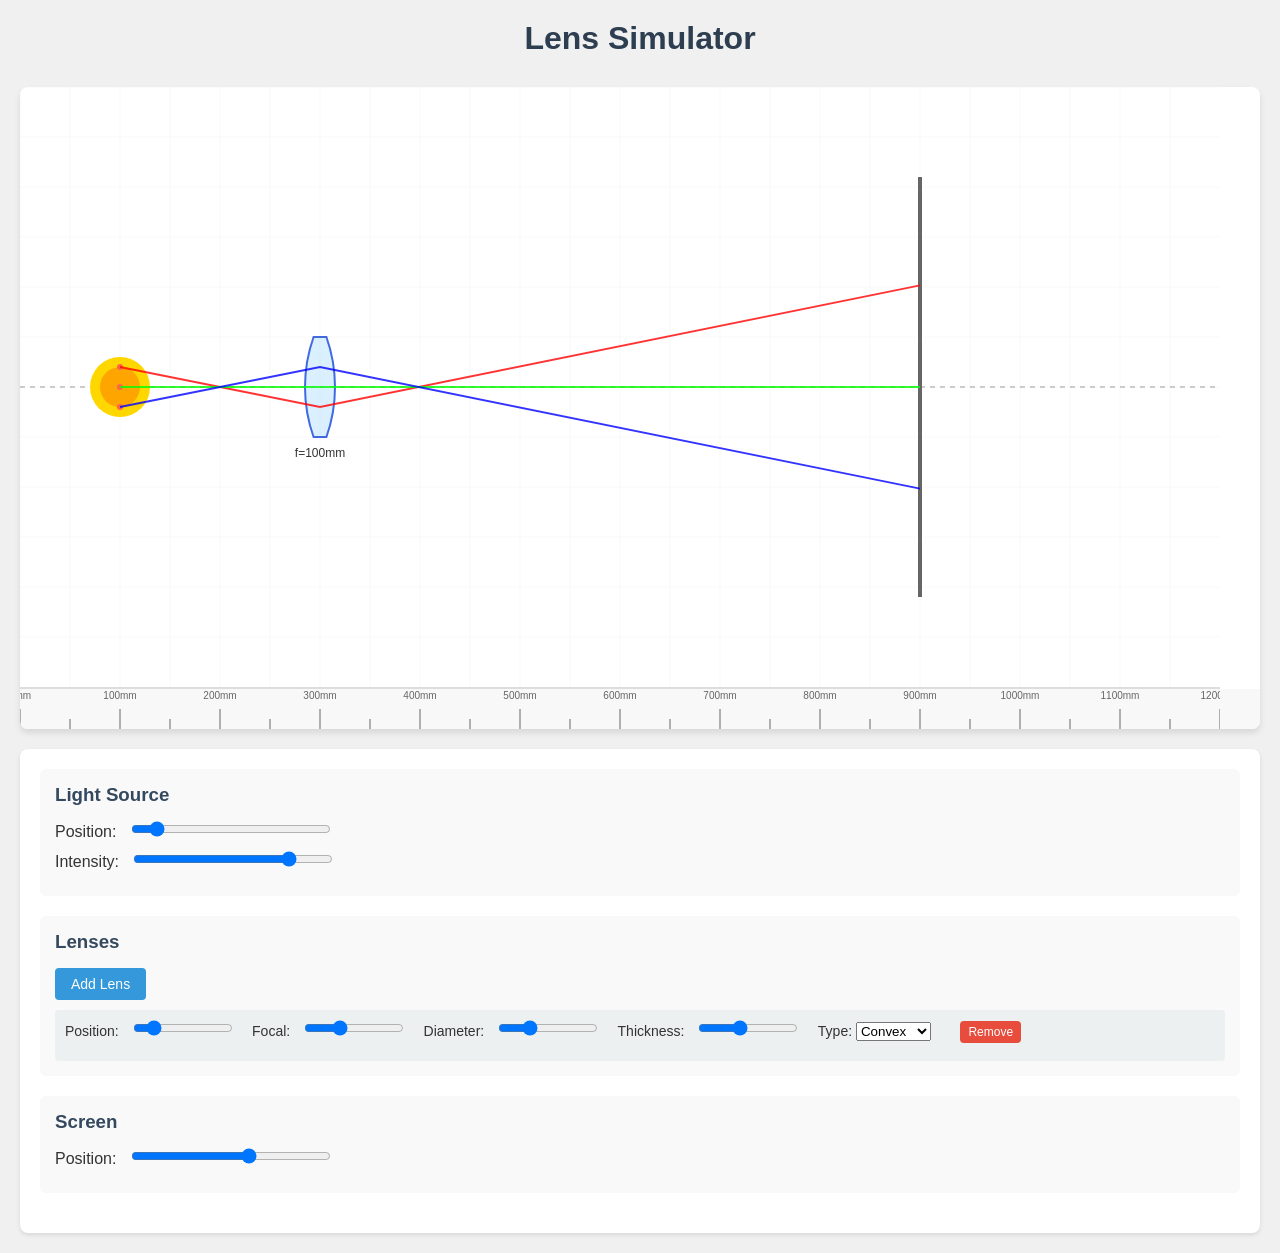
<file: lense_simulator/index.html>
<!DOCTYPE html>
<html lang="en">
<head>
    <meta charset="UTF-8">
    <meta name="viewport" content="width=device-width, initial-scale=1.0">
    <title>Lens Simulator</title>
    <link rel="stylesheet" href="style.css">
</head>
<body>
    <div class="container">
        <h1>Lens Simulator</h1>
        <div class="simulator-wrapper">
            <canvas id="simulatorCanvas" width="1200" height="600"></canvas>
            <div id="ruler" class="ruler"></div>
        </div>
        <div class="controls">
            <div class="control-group">
                <h3>Light Source</h3>
                <label>Position: <input type="range" id="lightPosition" min="0" max="1000" value="100"></label>
                <label>Intensity: <input type="range" id="lightIntensity" min="0" max="100" value="80"></label>
            </div>
            <div class="control-group">
                <h3>Lenses</h3>
                <button id="addLens">Add Lens</button>
                <div id="lensControls"></div>
            </div>
            <div class="control-group">
                <h3>Screen</h3>
                <label>Position: <input type="range" id="screenPosition" min="600" max="1100" value="900"></label>
            </div>
        </div>
    </div>
    <script src="script.js"></script>
</body>
</html>
</file>
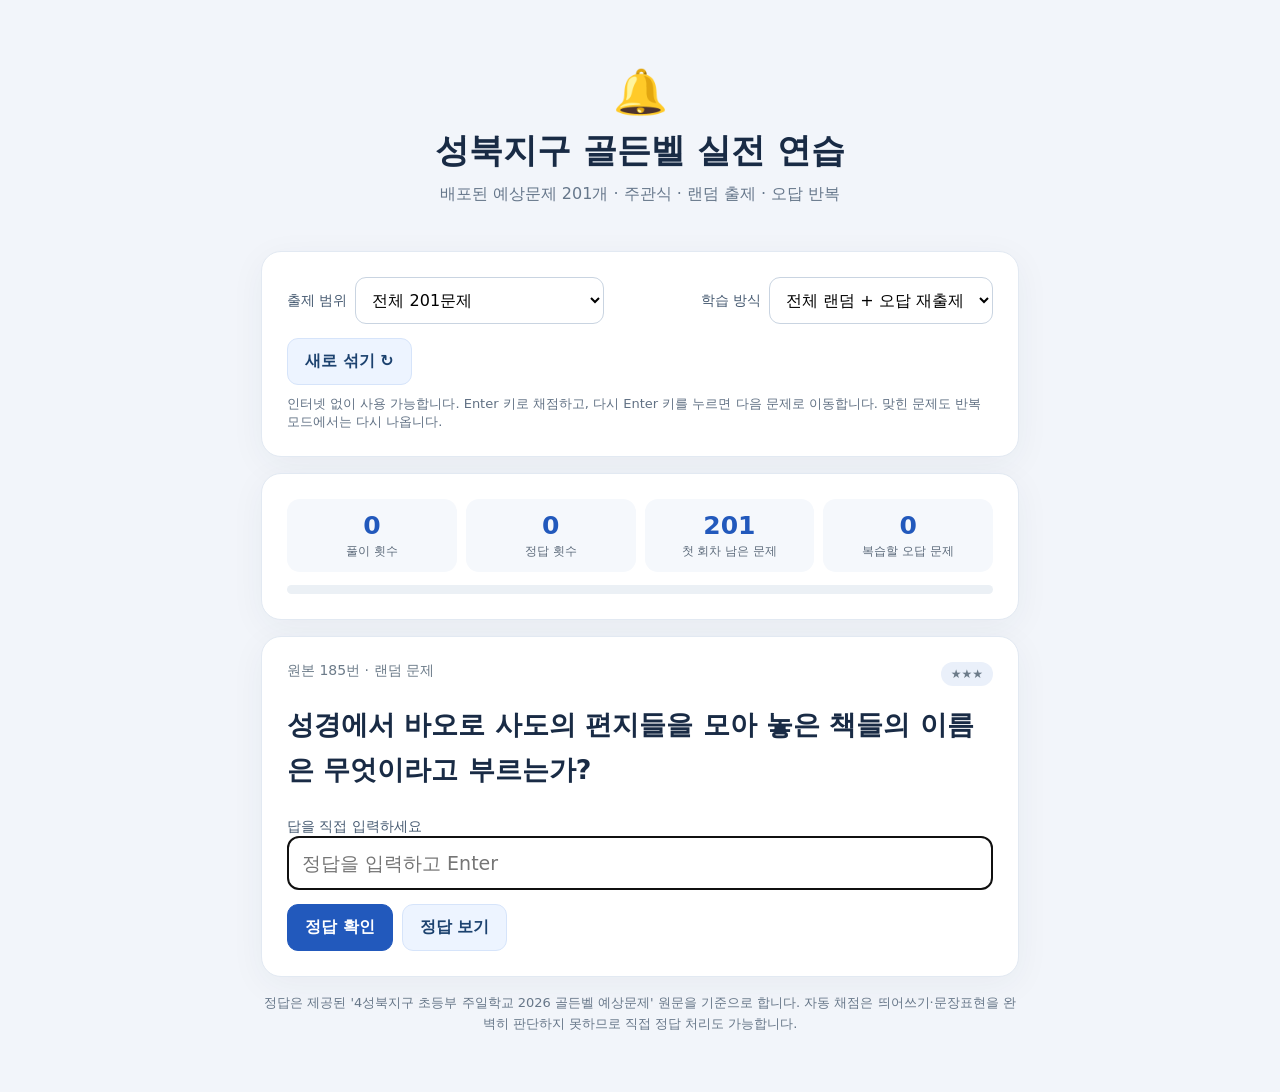
<file: sb_quiz.html>
<!doctype html><html lang="ko"><head><meta charset="utf-8"><meta name="viewport" content="width=device-width, initial-scale=1"><title>2026 성북지구 골든벨 랜덤 주관식 퀴즈</title><style>
:root{font-family:system-ui,-apple-system,'Malgun Gothic',sans-serif;color:#192b45;background:#f2f5fa}*{box-sizing:border-box}body{margin:0}main{max-width:790px;margin:28px auto;padding:16px}.header{text-align:center;padding:22px 12px}.header .emoji{font-size:44px}.header h1{font-size:clamp(23px,4vw,34px);margin:10px 0}.header p{color:#66778b;margin:8px 0}.panel{background:white;border:1px solid #e2e9f2;border-radius:20px;padding:25px;box-shadow:0 8px 35px #2537550d;margin:16px 0}.row{display:flex;flex-wrap:wrap;align-items:center;gap:9px}.settings{display:flex;flex-wrap:wrap;gap:14px;align-items:center;justify-content:space-between}.field{display:flex;align-items:center;gap:8px}select,input,button{font:inherit}select,input{border:1px solid #c9d4e1;border-radius:11px;background:white;padding:12px}button{cursor:pointer;border-radius:11px;padding:12px 17px;border:1px solid #b8c8dc;background:white;color:#1c426f;font-weight:700}button.primary{background:#2259bc;border-color:#2259bc;color:white}button.secondary{background:#edf4ff;border-color:#d6e4fa}button:disabled{cursor:not-allowed;opacity:.4}.stats{display:grid;grid-template-columns:repeat(4,1fr);gap:9px}.stat{background:#f5f8fc;border-radius:13px;padding:12px;text-align:center}.stat b{font-size:25px;display:block;color:#2259bc}.stat span{font-size:12px;color:#5d6b7b}.progress{height:9px;background:#ebf0f5;border-radius:12px;overflow:hidden;margin-top:13px}.progress>div{height:100%;background:#4c83df;transition:width .2s}.meta{display:flex;justify-content:space-between;gap:10px;color:#6c7b89;font-size:14px;margin-bottom:17px}.question{font-size:clamp(21px,3.3vw,27px);line-height:1.65;font-weight:740;white-space:pre-line;margin:6px 0 24px}.answer{width:100%;font-size:19px;padding:15px 14px}.controls{margin-top:14px;display:flex;flex-wrap:wrap;gap:9px}.feedback{margin-top:19px;padding:18px;border-radius:14px;background:#f3f7fd;border:1px solid #dce7f6}.feedback.ok{background:#effaf4;border-color:#badfc7}.feedback.no{background:#fff4f2;border-color:#f2cbc5}.feedback h3{margin:0 0 9px;font-size:20px}.feedback .key{line-height:1.7;font-size:17px;overflow-wrap:anywhere}.small{color:#677789;font-size:13px;line-height:1.6}.tag{display:inline-block;background:#eaf0fa;border-radius:20px;padding:5px 10px;font-size:12px;font-weight:700}.hide{display:none!important}label{font-size:14px;color:#465a71}.note{margin:10px 0 0;color:#617184;font-size:13px} .summary{text-align:center;padding:20px} .summary strong{font-size:30px} @media(max-width:520px){main{margin:0;padding:10px}.panel{padding:18px}.stats{grid-template-columns:repeat(2,1fr)}.settings{align-items:stretch}select{max-width:100%}.controls button{flex:1}} </style></head><body><main><header class="header"><div class="emoji">🔔</div><h1>성북지구 골든벨 실전 연습</h1><p>배포된 예상문제 201개 · 주관식 · 랜덤 출제 · 오답 반복</p></header>
<section class="panel"><div class="settings"><div class="field"><label for="level">출제 범위</label><select id="level"><option value="all">전체 201문제</option><option value="1">★ 기본 (1~94번)</option><option value="2">★★ 심화 (95~177번)</option><option value="3">★★★ 고급 (178~185번)</option><option value="4">★★★★ 최고 (186~201번)</option></select></div><div class="field"><label for="mode">학습 방식</label><select id="mode"><option value="shuffle">전체 랜덤 + 오답 재출제</option><option value="review">오답 집중 복습</option><option value="repeat">무제한 랜덤 반복</option></select></div><button id="reset" class="secondary">새로 섞기 ↻</button></div><p class="note" id="status-note">인터넷 없이 사용 가능합니다. Enter 키로 채점하고, 다시 Enter 키를 누르면 다음 문제로 이동합니다. 맞힌 문제도 반복 모드에서는 다시 나옵니다.</p></section>
<section class="panel"><div class="stats"><div class="stat"><b id="tried">0</b><span>풀이 횟수</span></div><div class="stat"><b id="correct">0</b><span>정답 횟수</span></div><div class="stat"><b id="remaining">201</b><span>첫 회차 남은 문제</span></div><div class="stat"><b id="wrong">0</b><span>복습할 오답 문제</span></div></div><div class="progress"><div id="bar" style="width:0%"></div></div></section>
<section class="panel" id="quiz"><div class="meta"><span id="label">원본 1번 · 시작 문제</span><span class="tag" id="star">★</span></div><div id="question" class="question">성경(구약, 신약)은 각각 몇 권으로 구성되어 있나요?</div><label for="answer">답을 직접 입력하세요</label><input id="answer" class="answer" placeholder="정답을 입력하고 Enter" autocomplete="off" autocapitalize="off" spellcheck="false"><div class="controls"><button id="check" class="primary">정답 확인</button><button id="next" class="primary hide">다음 문제 →</button><button id="reveal" class="secondary">정답 보기</button></div><div id="feedback" class="feedback hide" role="status" aria-live="polite"></div></section>
<section class="panel hide summary" id="done"><h2>🎉 한 바퀴 완료!</h2><p>선택한 범위의 문제를 모두 풀었습니다.</p><p id="doneinfo"></p><div class="row" style="justify-content:center"><button id="retryWrong" class="primary">오답 다시 풀기</button><button id="again">전체 다시 섞기</button></div></section><p class="small" style="text-align:center">정답은 제공된 '4성북지구 초등부 주일학교 2026 골든벨 예상문제' 원문을 기준으로 합니다. 자동 채점은 띄어쓰기·문장표현을 완벽히 판단하지 못하므로 직접 정답 처리도 가능합니다.</p></main>
<noscript><section class="panel"><strong>자바스크립트 실행이 차단되었습니다.</strong><p>HTML 파일을 다운로드한 후 Chrome, Edge, Safari 또는 Firefox에서 직접 열어 주세요. 브라우저의 자바스크립트 설정이 켜져 있어야 정답 확인 기능이 실행됩니다.</p></section></noscript>
<script>
window.addEventListener('error',function(e){var el=document.getElementById('status-note');if(el){el.textContent='퀴즈 실행 오류: '+e.message+' — 파일을 다운로드한 뒤 다른 브라우저에서 열어 주세요.';el.style.color='#bd2c2c';}});
const DATA=[{"id": 1, "level": 1, "q": "성경(구약, 신약)은 각각 몇 권으로 구성되어 있나요?", "a": "구약 46권, 신약 27권"}, {"id": 2, "level": 1, "q": "예수님께서 다시 살아나심을 기념하는 대축일은?(정식 명칭)", "a": "예수 부활 대축일"}, {"id": 3, "level": 1, "q": "예수님의 승천 이후 모여 있던 제자들에게 성령이 내리셨던 날은 언제인가요?", "a": "성령 강림 대축일"}, {"id": 4, "level": 1, "q": "죄를 고백하며 드리는 기도는 무슨 기도인가요?", "a": "통회기도"}, {"id": 5, "level": 1, "q": "구약 성경 중에 길이가 가장 긴 성경은 무엇인가요?", "a": "시편"}, {"id": 6, "level": 1, "q": "하느님께서 하늘과 땅과 그 안의 모든 것을 만드시고 몇째 날에 쉬셨나요?", "a": "이렛날(일곱째 날)"}, {"id": 7, "level": 1, "q": "예수님께서 돌아가신 후 며칠 만에 부활하셨나요?", "a": "3일"}, {"id": 8, "level": 1, "q": "예수님의 고향은 어디일까요?", "a": "나자렛"}, {"id": 9, "level": 1, "q": "우리가 기도의 끝에 항상 하는 ‘아멘’은 무슨 뜻인가요?", "a": "그대로 이루어지소서.(그렇게 되기를 바랍니다. 참으로 그렇습니다.)"}, {"id": 10, "level": 1, "q": "‘주일을 거룩히 지내라.’ 는 몇째 계명인가요?", "a": "셋째 계명"}, {"id": 11, "level": 1, "q": "나는 동생을 죽이고 하느님의 벌을 받아 떠돌아다니게 되었습니다. ‘나’는 누구인가요?", "a": "카인"}, {"id": 12, "level": 1, "q": "예수님의 공생활은 요르단 강에서 ( )에게 세례를 받으심으로써 시작됩니다. 이 사람은 누구인가요?", "a": "세례자 요한"}, {"id": 13, "level": 1, "q": "예수님께서 세례받으신 장소는?", "a": "요르단 강"}, {"id": 14, "level": 1, "q": "자캐오가 예수님을 뵙기 위하여 올라갔던 나무는 무엇인가요?", "a": "돌무화과 나무"}, {"id": 15, "level": 1, "q": "예수님을 만나기 전 베드로의 직업은?", "a": "어부"}, {"id": 16, "level": 1, "q": "미사의 시작은 구약 성경에 나오는 탈출기의 파스카 예식과 신약 성경에서 예수님과 제자들이 함께 한 최후의 ( )을 재현한 것이다.", "a": "만찬"}, {"id": 17, "level": 1, "q": "이것은 성당의 중심입니다. 성당은 이것을 중심으로 만듭니다. 우리가 성당에 들어가서 가운데서 인사하는 것은 무엇일까요?", "a": "제대"}, {"id": 18, "level": 1, "q": "이스라엘 사람들이 이집트를 탈출한 것을 기념하기 위해 지내는 축제는 무엇인가요?", "a": "파스카"}, {"id": 19, "level": 1, "q": "이 사도는 자신의 두 눈과 두 손으로 예수님의 옆구리와 손을 만져보고서야 믿을 수 있었던 사도입니다. 어떤 사도일까요?", "a": "토마스"}, {"id": 20, "level": 1, "q": "예수님보다 여섯 달 먼저 태어났고 낙타 털옷을 입고 꿀과 메뚜기를 먹었던 분은 누구일까요?", "a": "세례자 요한"}, {"id": 21, "level": 1, "q": "마리아를 찾아와 성령으로 예수님을 잉태하게 될 것을 알려준 천사는 누구인가요?", "a": "가브리엘"}, {"id": 22, "level": 1, "q": "예수님께서 죽음에서 살리셨던 사람의 이름은 무엇인가요?", "a": "라자로"}, {"id": 23, "level": 1, "q": "예수님께서 잡히시기 전 홀로 기도하신 곳은 어디인가요?", "a": "겟세마니"}, {"id": 24, "level": 1, "q": "베드로는 자신이 예수님의 제자라는 것을 숨기기 위해 몇 번이나 예수님을 모른다고 하였나요?", "a": "3번"}, {"id": 25, "level": 1, "q": "예수님의 수난을 기억하며 묵상하는 기도로, 교회가 특별히 사순 기간 동안 권하는 기도는?", "a": "십자가의 길"}, {"id": 26, "level": 1, "q": "‘샬롬’이라는 히브리어의 뜻은 무엇인가요?", "a": "평화"}, {"id": 27, "level": 1, "q": "감실 안에는 무엇이 들어 있을까요?", "a": "성체"}, {"id": 28, "level": 1, "q": "묵주기도 성월은 언제인가요?", "a": "10월"}, {"id": 29, "level": 1, "q": "성모성월은 언제인가요?", "a": "5월"}, {"id": 30, "level": 1, "q": "순교자성월은 언제인가요?", "a": "9월"}, {"id": 31, "level": 1, "q": "위령성월은 언제인가요?", "a": "11월"}, {"id": 32, "level": 1, "q": "예수성심성월은 언제인가요?", "a": "6월"}, {"id": 33, "level": 1, "q": "예수님께서 최후의 만찬으로 무엇과 무엇으로 예수님의 살과 피가 되게 하셨나요?", "a": "빵과 포도주"}, {"id": 34, "level": 1, "q": "금육재를 지켜야 하는 요일은 무슨 요일일까요?", "a": "금요일"}, {"id": 35, "level": 1, "q": "교황님이 계신 곳은?", "a": "바티칸"}, {"id": 36, "level": 1, "q": "소년 다윗이 돌팔매 하나로 쓰러뜨린 블레셋의 거인 이름은?", "a": "골리앗"}, {"id": 37, "level": 1, "q": "음악의 아버지는 바흐입니다. 그렇다면 이스라엘 민족의 아버지는?", "a": "아브라함"}, {"id": 38, "level": 1, "q": "미사를 크게 구성하는 2가지 전례는?", "a": "말씀(의) 전례, 성찬(의) 전례"}, {"id": 39, "level": 1, "q": "예수님의 공생활이 시작된 장소는?", "a": "갈릴래아"}, {"id": 40, "level": 1, "q": "히브리어 ‘호산나’의 뜻은?", "a": "우리를 구원하소서."}, {"id": 41, "level": 1, "q": "복음에서 예수님께서 직접 제자들에게 가르쳐준 기도는?", "a": "주님의 기도"}, {"id": 42, "level": 1, "q": "한 분이시자 세 위격을 지닌 하느님을 부르는 명칭은?", "a": "삼위일체"}, {"id": 43, "level": 1, "q": "예수님의 열두 사도 중 사도 유다를 대신해 제비뽑기를 통하여 선출된 이는?", "a": "마티아"}, {"id": 44, "level": 1, "q": "예수님께서 부활하시는 날, 예수님 무덤에 가장 먼저 도착한 이는?", "a": "마리아 막달레나"}, {"id": 45, "level": 1, "q": "교황님이 수장인 세계에서 가장 작은 나라는?", "a": "바티칸"}, {"id": 46, "level": 1, "q": "이 시기는 '재의 수요일'부터 시작되어 예수님의 수난과 부활을 정성껏 준비하는 40일간의 기간이에요. 신자들은 이 기간 동안 기도와 단식, 절제와 나눔을 실천하며 마음을 깨끗이 준비합니다.", "a": "사순시기"}, {"id": 47, "level": 1, "q": "하느님께서 모세에게 주신 '십계명' 중에서, 부모님을 공경하라는 계명은 몇 번째 계명일까요?", "a": "제4계명(넷째 계명)"}, {"id": 48, "level": 1, "q": "예수님께서 십자가에 못 박혀 돌아가신 장소는 어디인가요?", "a": "골고타"}, {"id": 49, "level": 1, "q": "모세가 시나이산에서 하느님께 받은 열 가지 말씀을 무엇이라고 할까요?", "a": "십계명"}, {"id": 50, "level": 1, "q": "매년 11월 1일, 하늘나라에 있는 모든 성인을 기억하는 날은 무엇일까요?", "a": "모든 성인 대축일"}, {"id": 51, "level": 1, "q": "거센 바람과 파도에 제자들이 두려워할 때 예수님은 무엇을 하고 계셨을까?", "a": "주무시고 계셨다."}, {"id": 52, "level": 1, "q": "칠성사 중 예수 그리스도의 은총으로 원죄와 지은 죄를 용서받고 하느님의 자녀로 새로 태어나 교회의 일원이 되는 성사는 무엇입니까?", "a": "세례성사"}, {"id": 53, "level": 1, "q": "골고타 언덕에서 예수님의 십자가를 함께 들어준 이는 누구인가요?", "a": "(키레네 사람) 시몬"}, {"id": 54, "level": 1, "q": "이것은 '하느님을 찬미하여라' 라는 뜻입니다. 이것은 무엇일까요?", "a": "알렐루야"}, {"id": 55, "level": 1, "q": "하느님께서 사람과 그의 아내에게 만들어 입혀 주신 옷은?", "a": "가죽옷"}, {"id": 56, "level": 1, "q": "창세기에 등장하는 금단의 열매로, 아담과 하와에게 유일하게 금지되었던 이 열매의 이름은?", "a": "선악과"}, {"id": 57, "level": 1, "q": "하느님께서 노아와 계약을 맺으실 때 세우신 계약의 표징은?", "a": "무지개"}, {"id": 58, "level": 1, "q": "하느님께서 벌을 내리시기 전 노아에게 만들라고 시킨 것은?", "a": "방주"}, {"id": 59, "level": 1, "q": "신약의 마지막 성경 이름은?", "a": "요한 묵시록"}, {"id": 60, "level": 1, "q": "신약의 첫 번째 성경 이름은?", "a": "마태오 복음서"}, {"id": 61, "level": 1, "q": "구약의 마지막 성경 이름은?", "a": "말라키서"}, {"id": 62, "level": 1, "q": "성경의 저자는 누구인가요?", "a": "하느님"}, {"id": 63, "level": 1, "q": "복음서는 몇 권이며, 각각의 이름은 무엇인가요?", "a": "4권(마태오 마르코 루카 요한)"}, {"id": 64, "level": 1, "q": "전례시기 중 예수님의 활동과 가르침 등 공생활에 관한 복음을 듣고, 일상 안에 더욱 깊이 살아가도록 이끄는 때는?", "a": "연중시기"}, {"id": 65, "level": 1, "q": "예수 성탄 대축일부터 주님 세례 축일까지의 시기는 무엇일까요?", "a": "성탄시기"}, {"id": 66, "level": 1, "q": "교회 공동체 모두가 예수님의 탄생을 기다리는 시기는 무엇일까요?", "a": "대림시기"}, {"id": 67, "level": 1, "q": "예수님께서 우리에게 가르쳐 주신 두 가지의 계명은?", "a": "하느님 사랑, 이웃 사랑"}, {"id": 68, "level": 1, "q": "예수님께서 부활하신 후 제자들에게 나타나셔서 처음으로 하신 말은?", "a": "평화가 너희와 함께"}, {"id": 69, "level": 1, "q": "예수님께서 탄생하셨을 때 동방박사들이 가져온 세 가지 선물은?", "a": "황금, 유향, 몰약"}, {"id": 70, "level": 1, "q": "한 해를 시작하는 날은 1월 1일입니다. 그렇다면 전례력에서 새로운 1년을 시작하는 날은?", "a": "대림 제1주일"}, {"id": 71, "level": 1, "q": "신부님의 제의 색깔 중 하나로, 생명과 희망을 의미하며 연중시기에 입는 제의 색은?", "a": "녹색"}, {"id": 72, "level": 1, "q": "신부님의 제의 색깔 중 하나로, 영광을 의미하며 부활, 성탄, 주님의 축일과 순교자가 아닌 성인 성녀들의 축일과 기념일에 입는 제의 색은?", "a": "하얀색(백색)"}, {"id": 73, "level": 1, "q": "신부님의 제의 색깔 중 하나로, 속죄와 회개를 의미하며 대림시기, 사순시기에 입는 제의 색은?", "a": "보라색"}, {"id": 74, "level": 1, "q": "신부님의 제의 색깔 중 하나로, 사랑과 피, 성령을 의미하며 주님 수난 성지 주일, 성금요일, 성령강림대축일, 순교자 축일 등에 입는 제의 색은?", "a": "빨간색"}, {"id": 75, "level": 1, "q": "‘삼위일체이신 하느님의 보호에 우리 자신을 맡긴다.’는 의미를 담은 기도로, 십자성호를 그으면서 바치는 이 기도의 이름은?", "a": "성호경"}, {"id": 76, "level": 1, "q": "십자가의 길은 총 몇 처까지 있나요?", "a": "14처"}, {"id": 77, "level": 1, "q": "11월은 위령 성월로서, 특히 11월 2일은 죽은 이들을 위해 특별히 기도하는 날입니다. 이 날을 무슨 날이라고 할까요?", "a": "위령의 날"}, {"id": 78, "level": 1, "q": "예수님의 거룩한 마음을 특별히 묵상하며 공경하는 달로서, 6월은 무슨 성월일까요?", "a": "예수 성심 성월"}, {"id": 79, "level": 1, "q": "사순시기는 언제부터 시작하나요?", "a": "재의 수요일"}, {"id": 80, "level": 1, "q": "성모승천 대축일은 언제인가요?", "a": "8월 15일"}, {"id": 81, "level": 1, "q": "천주의 모친 성모마리아 대축일은 언제인가요?", "a": "1월 1일"}, {"id": 82, "level": 1, "q": "성당에 들어가면서 손에 무엇을 찍으며, 십자성호를 긋나요?", "a": "성수"}, {"id": 83, "level": 1, "q": "가톨릭 신자들이 세례 때 받는 이름을 무엇이라고 하나요?", "a": "세례명"}, {"id": 84, "level": 1, "q": "예수님이 수난을 받으시기 위해 예루살렘으로 입성하실 때 타고 오신 동물의 이름은?", "a": "당나귀"}, {"id": 85, "level": 1, "q": "예수님께서는 광야에서 사십 일 동안 단식하신 후 악마에게 몇 가지 유혹을 받으셨나요?", "a": "세 가지"}, {"id": 86, "level": 1, "q": "마태오 복음에 나오는 참 행복은 몇 가지인가요?", "a": "8가지"}, {"id": 87, "level": 1, "q": "예수님의 제자 마태오는 무슨 일을 했나요?", "a": "세리"}, {"id": 88, "level": 1, "q": "성경에서 안드레아의 형제는 누구인가요?", "a": "베드로"}, {"id": 89, "level": 1, "q": "예수님을 배신한 제자는 누구인가요?", "a": "유다 이스카리옷"}, {"id": 90, "level": 1, "q": "안식일은 무슨 요일인가요?", "a": "토요일"}, {"id": 91, "level": 1, "q": "카나의 혼인 잔치에서 물을 포도주로 만드신 항아리의 개수는?", "a": "여섯 항아리"}, {"id": 92, "level": 1, "q": "예수님께서 행하신 첫 번째 기적은 무엇인가요?", "a": "물로 포도주를 만드심 (물, 포도주 반드시 들어가야지 정답)"}, {"id": 93, "level": 1, "q": "예수님 시대에 갈릴래아 호수 근처에 인접한 중요한 상업도시로서, 예수님의 활동 초기 많은 기적이 행해진 곳은 어디인가요?", "a": "카파르나움"}, {"id": 94, "level": 1, "q": "세례자 요한을 죽음에 이르게 한 왕은 누구인가요?", "a": "헤로데"}, {"id": 95, "level": 2, "q": "마태오 복음에서 예수님께서 부활하신 후 막달라 여자 마리아에게 말씀하신 것은 무엇인가요?", "a": "평안하냐?"}, {"id": 96, "level": 2, "q": "예수님을 넘겨주는 대가로 수석 사제들이 유다 이스카리옷에게 준 것은 무엇인가요?", "a": "은전 서른 닢(은돈 서른 닢)"}, {"id": 97, "level": 2, "q": "세상을 떠난 이들을 위해 드리는 특별한 기도로, 장례 기간 동안, 기일, 묘소 방문, 위령 성월 때 많이 바치는 기도를 무엇이라고 하나요?", "a": "연도"}, {"id": 98, "level": 2, "q": "최초의 한국인 사제는 김대건 신부이며 세례명은 ( )입니다. 괄호 안에 들어갈 세례명은 무엇입니까?", "a": "안드레아(대건 안드레아 x)"}, {"id": 99, "level": 2, "q": "고해성사의 올바른 순서를 쓰시오.", "a": "성찰 > 통회 > 결심 > 고백 > 보속"}, {"id": 100, "level": 2, "q": "모세 오경에 대해 쓰시오.", "a": "창세기, 탈출기, 레위기, 신명기, 민수기"}, {"id": 101, "level": 2, "q": "예수님께 ‘하느님의 어린양’이라는 명칭을 처음으로 사용한 사람은 누구인가요?", "a": "세례자 요한"}, {"id": 102, "level": 2, "q": "마태오복음에서 나오는 ‘임마누엘’이라는 이름의 의미는 무엇인가요?", "a": "하느님께서 우리와 함께 계시다."}, {"id": 103, "level": 2, "q": "예수님께서 마지막 숨을 거두기 전 하느님께 드린 말씀은 무엇인가요?", "a": "엘리 엘리 레마 사박타니"}, {"id": 104, "level": 2, "q": "이것은 감실 옆에 붙어 있는 붉은 등으로 하느님의 지속적인 현존을 나타내는 표시입니다. 이것은 무엇입니까?", "a": "성체등"}, {"id": 105, "level": 2, "q": "칠성사 중 사제의 길을 걷는 이들에게 하느님의 은총이 내려지는 성사는 무엇일까요?", "a": "성품성사"}, {"id": 106, "level": 2, "q": "칠성사 중 한 남자와 한 여자가 평생 함께 살아가는 혼인 언약을 맺고, 그 가정에 평화의 은총을 바라는 성사는?", "a": "혼인성사"}, {"id": 107, "level": 2, "q": "칠성사 중 세례 때 받은 은총을 완성하고, 세례받은 이를 성령의 특별한 힘으로 굳세게 하는 성사는?", "a": "견진성사"}, {"id": 108, "level": 2, "q": "한국 천주교회사에서 가장 어린 순교성인은?", "a": "유대철 베드로"}, {"id": 109, "level": 2, "q": "1858년 베르나데트 성녀가 성모님의 발현을 목격한 곳은?", "a": "루르드"}, {"id": 110, "level": 2, "q": "세계 1차 대전 중, 포르투갈에서 세 명의 양치기에게 발현하신 성모님의 성지는?", "a": "파티마"}, {"id": 111, "level": 2, "q": "우리나라 초기 교회 공동체가 종교 집회를 갖던 곳은?", "a": "명례방"}, {"id": 112, "level": 2, "q": "우리나라 최초의 세례자는?", "a": "이승훈(베드로)"}, {"id": 113, "level": 2, "q": "원래 지명은 양화진으로, 1866년 병인박해 때 수많은 신자들이 참수형을 받은 데서 이름붙여진 순교성지는 어디인가요?", "a": "절두산"}, {"id": 114, "level": 2, "q": "우리가 매주일 미사 때 성당에 모여 함께 바치는 가장 대표적인 공동 기도이며, 가톨릭 신앙의 핵심 진리를 담고 있는 이 기도의 이름은 무엇일까요?", "a": "사도신경"}, {"id": 115, "level": 2, "q": "예수님께서 베드로, 야고보, 요한을 데리고 산에 올라 기도하시던 중, 얼굴 모습이 변하고 옷이 하얗게 빛나는 일이 일어났습니다. 이때 예수님 곁에 나타나 예수님과 이야기를 나눈 구약 성경의 두 인물은 누구일까요?", "a": "모세와 엘리야"}, {"id": 116, "level": 2, "q": "우리나라 최초의 천주교 신부님은 누구일까요?", "a": "김대건 안드레아(성 김대건 안드레아 신부님)"}, {"id": 117, "level": 2, "q": "예수님의 세례, 카나의 혼인 잔치 등 예수님 공생활을 차례로 묵상하는 신비는 무엇일까요?", "a": "빛의 신비"}, {"id": 118, "level": 2, "q": "예수님께서 십자가에서 돌아가신 뒤, 예수님의 시신을 받아 새 무덤에 모신 사람은 누구일까요?", "a": "(아리마태아 출신) 요셉"}, {"id": 119, "level": 2, "q": "천주교 4대교리 중 ‘착한 일을 하면 상을 주고, 나쁜 일을 하면 벌을 준다.’는 무엇인가요?", "a": "상선벌악"}, {"id": 120, "level": 2, "q": "천주교 4대교리 중 ‘하느님께서는 참으로 계시며, 만물의 창조주입니다.’는 무엇인가요?", "a": "천주존재"}, {"id": 121, "level": 2, "q": "천주교 4대교리 중 ‘한 분 하느님 안에 성부-성자-성령이 계십니다.’는 무엇인가요?", "a": "삼위일체"}, {"id": 122, "level": 2, "q": "천주교 4대교리 중 ‘하느님의 아드님께서 사람이 되시어 우리를 구원하셨다.’는 무엇인가요?", "a": "강생구속"}, {"id": 123, "level": 2, "q": "사도 바오로가 \"그리스도는 부활하셨기에 생명을 주는 분이 되셨으며(로마 8,11), 당신의 이것을 우리의 장래 부활에 대한 서약으로서 우리에게 보내십니다.(로마 8,23)\" 라고 말한 이것은 무엇일까요?", "a": "성령"}, {"id": 124, "level": 2, "q": "자신이 믿는 종교적 신앙을 지키기 위해 목숨을 바치는 행위는 무엇일까요?", "a": "순교"}, {"id": 125, "level": 2, "q": "대림시기는 아직 오지 않은 예수님의 영광을 기다리는 기간이다. 이 기간 동안 주일 미사 중에 하지 않는 것은?", "a": "대영광송"}, {"id": 126, "level": 2, "q": "이스라엘 왕국의 초대 국왕은?", "a": "사울"}, {"id": 127, "level": 2, "q": "다윗의 아들 중 아버지 다윗에게 반역했다가 패배하여 죽고만 사람의 이름은?", "a": "압살롬"}, {"id": 128, "level": 2, "q": "솔로몬이 하느님께 청한 것은?", "a": "지혜"}, {"id": 129, "level": 2, "q": "이스라엘 전사 중 힘의 근원에서 힘을 얻어 싸우던 사람의 이름은?", "a": "삼손"}, {"id": 130, "level": 2, "q": "구약의 위대한 예언자 중 한 사람으로, ‘하느님의 심판 혹은 하느님은 나의 심판자’라는 뜻의 이름을 지닌 사람은?", "a": "다니엘"}, {"id": 131, "level": 2, "q": "4대 복음서 중 루카를 상징하는 것은?", "a": "황소(날개 달린 황소)"}, {"id": 132, "level": 2, "q": "4대 복음서 중 마태오를 상징하는 것은?", "a": "사람(천사)"}, {"id": 133, "level": 2, "q": "4대 복음서 중 마르코를 상징하는 것은?", "a": "사자(날개 달린 사자)"}, {"id": 134, "level": 2, "q": "4대 복음서 중 요한을 상징하는 것은?", "a": "독수리"}, {"id": 135, "level": 2, "q": "‘열어 보인다’라는 뜻으로, 하느님께서 당신의 진리를 인간에게 알려주심을 말하는 단어는?", "a": "계시"}, {"id": 136, "level": 2, "q": "성삼일 중 사랑으로 자신을 내어주신 날을 기념하는 날로, 주님 만찬 미사가 거행되는 날은?", "a": "성 목요일"}, {"id": 137, "level": 2, "q": "성삼일 중 이 시기에는 예수님의 수난과 죽음을 기념하며, 일반적으로 미사를 거행하지 않는다. 대신 주님 수난 예식을 거행하는 이 날은?", "a": "성 금요일"}, {"id": 138, "level": 2, "q": "모세가 하느님의 목소리를 들은 곳은?", "a": "호렙산(시나이산)"}, {"id": 139, "level": 2, "q": "성사를 만드신 분은?", "a": "예수님"}, {"id": 140, "level": 2, "q": "하느님께서 인간에게 ( )를 주셔서 선한 일 또는 악한 일을 할 수 있습니다. 괄호 안에 들어갈 말은 무엇인가요?", "a": "자유의지"}, {"id": 141, "level": 2, "q": "모세의 뒤를 이어 이스라엘 백성을 가나안으로 이끈 사람은 누구인가요?", "a": "여호수아"}, {"id": 142, "level": 2, "q": "성모님의 군대라는 의미로, 가톨릭 평신도 사도직 단체의 하나인 이것은 무엇인가요?", "a": "레지오 마리애"}, {"id": 143, "level": 2, "q": "1517년에 유럽에서 가톨릭과 개신교로 나누어진 사건은 무엇인가요?", "a": "종교분열(종교 개혁)"}, {"id": 144, "level": 2, "q": "한국천주교회가 언제 시작되었나요?", "a": "1784년"}, {"id": 145, "level": 2, "q": "김대건 안드레아 신부님께서 순교하신 곳은 어디신가요?", "a": "새남터"}, {"id": 146, "level": 2, "q": "한국 최초의 신학교가 세워진 곳은 어디인가요?", "a": "배론"}, {"id": 147, "level": 2, "q": "김대건 신부님이 사제서품을 받은 곳은 어디인가요?", "a": "상해(상하이)"}, {"id": 148, "level": 2, "q": "믿음 희망 사랑, 향주 삼덕을 묵상하며 바치는 기도의 이름은?", "a": "삼덕송(신덕송, 망덕송, 애덕송)"}, {"id": 149, "level": 2, "q": "우리를 대신하여 성모님이나 성인 성녀를 통해 하느님께 간접적으로 전달하는 기도를 무엇이라고 하나요?", "a": "전구"}, {"id": 150, "level": 2, "q": "성모님께 대한 믿을 교리로 ‘지상 생활의 여정을 마치시고 육신과 영혼이 하늘의 영광으로 올림을 받으심’을 기념하는 날이 언제인가요?", "a": "성모승천대축일"}, {"id": 151, "level": 2, "q": "‘공적으로 드러나다’라는 뜻으로, 예수님께서 이 세상의 구원자이심이 세상에 드러난 사건을 기념하는 대축일의 이름은?(힌트: 동방박사)", "a": "주님 공현 대축일"}, {"id": 152, "level": 2, "q": "고해성사 때 사제가 착용하는 것은 무엇인가요?", "a": "영대"}, {"id": 153, "level": 2, "q": "미사 중에 큰 성체를 올려놓는 그릇을 무엇이라고 하나요?", "a": "성반"}, {"id": 154, "level": 2, "q": "미사에서 성혈을 담는 잔을 무엇이라고 하나요?", "a": "성작"}, {"id": 155, "level": 2, "q": "미사에서 성체를 담는 그릇의 이름은?", "a": "성합"}, {"id": 156, "level": 2, "q": "초기 그리스도인들은 성찬례의 나눔을 무엇이라고 불렀나요?", "a": "아가페"}, {"id": 157, "level": 2, "q": "그리스어에서 유래한 ‘성찬례’(eucharist)는 무슨 의미인가요?", "a": "감사"}, {"id": 158, "level": 2, "q": "이스라엘 백성들이 성전이 파괴된 후, 하느님의 말씀을 듣고, 하느님께 기도하기 위해 모인 장소의 이름은?", "a": "회당"}, {"id": 159, "level": 2, "q": "‘미사’라는 단어의 뜻은 무엇인가요?", "a": "파견하다 혹은 보내다"}, {"id": 160, "level": 2, "q": "칠성사 중 신자들 생활의 원천이요 정점인, 모든 성사의 중심이 되는 성사는 무엇인가요?", "a": "성체성사"}, {"id": 161, "level": 2, "q": "우리가 살아가면서 단 한 번만 받을 수 있는 성사는 무엇이 있나요?", "a": "세례성사, 견진성사, 성품성사"}, {"id": 162, "level": 2, "q": "바오로 사도가 순교한 장소로 알려진 곳은 어디인가요?", "a": "로마"}, {"id": 163, "level": 2, "q": "바오로 사도가 회심하게 되었던 것은, 어디로 가던 길에서였을까요?", "a": "다마스쿠스"}, {"id": 164, "level": 2, "q": "바오로 사도가 태어난 곳은 어디인가?", "a": "타르수스"}, {"id": 165, "level": 2, "q": "성경에 나타난 루카의 원래 직업은 무엇인가요?", "a": "의사"}, {"id": 166, "level": 2, "q": "에티오피아 내시에게 세례를 베풀어준 사람의 이름은 무엇인가요?", "a": "필리포스"}, {"id": 167, "level": 2, "q": "티아티라 시 출신의 자색 옷감 장수로 이미 하느님을 섬기던 여인의 이름은 누구인가요?", "a": "리디아"}, {"id": 168, "level": 2, "q": "성령강림은 예수님께서 부활하신 후 며칠 만에 이루어졌나요?", "a": "50일"}, {"id": 169, "level": 2, "q": "회당장의 딸이 숨을 거두었다는 말을 전해 듣고 예수님께서 소녀에게 뭐라고 하셨나요?", "a": "탈리타 쿰!"}, {"id": 170, "level": 2, "q": "예수님께서 돌아가시고, 예수님의 두 제자는 예루살렘에서 예순 스타디온 떨어진 곳으로 향하였습니다. 이 마을로 향하던 중 두 제자는 부활하신 예수님을 알아보게 되었습니다. 이 두 제자가 향하던 마을은 어디인가요?", "a": "엠마오"}, {"id": 171, "level": 2, "q": "예수님께서 부활하시고 티베리아스 호숫가에 나타나신 후, 제자들이 잡아올린 물고기는 몇 마리인가요?", "a": "153마리"}, {"id": 172, "level": 2, "q": "예수님께서는 부활하신 후 제자들에게 어느 곳으로 가면 당신을 만나게 될 것이라고 하셨나요?", "a": "갈릴래아"}, {"id": 173, "level": 2, "q": "예수님께서 돌아가셨을 때, 몰약과 침향을 섞은 것을 가져와 유다인들의 장례 관습에 따라 행하고 예수님을 아직 아무도 묻힌 적이 없는 새 무덤에 모신 인물은 누구인가?", "a": "니코데모"}, {"id": 174, "level": 2, "q": "예수님께 야단맞은 나무는 무슨 나무일까요?", "a": "무화과나무"}, {"id": 175, "level": 2, "q": "예수님께서 38년 동안 앓던 병자를 고치신 그 장소는?", "a": "벳자타(못)"}, {"id": 176, "level": 2, "q": "다음 빈칸에 들어갈 말은 무엇인가요? “우리와 비슷하게 우리 모습으로 사람을 만들자” 그때에 주 ㅁㅁㅁ께서 흙의 먼지로 사람을 빚으시고 그 코에 생명을 불어넣으시니 사람이 생명체가 되었다.", "a": "하느님"}, {"id": 177, "level": 2, "q": "요셉은 성경에서 한마디도 하지 않는다 (O/X)", "a": "O 성경에는 성모 마리아의 배필인 성 요셉이 직접 말한 대사가 한마디도 기록되어 있지 않음."}, {"id": 178, "level": 3, "q": "레오 교황님의 본명은?", "a": "로베르트 프란시스 프레보스트(Robert Francis Prevost)"}, {"id": 179, "level": 3, "q": "우리가 속한 4성북지구에는 몇 개의 성당이 있을까요?", "a": "11개"}, {"id": 180, "level": 3, "q": "새 교황이 선출될 때마다 제작되는 반지로, 이것의 이름은 무엇인가요?", "a": "어부의 반지"}, {"id": 181, "level": 3, "q": "교황을 선출하는 선거의 이름은?", "a": "콘클라베"}, {"id": 182, "level": 3, "q": "한국 천주교회의 주보 성인은?", "a": "원죄없이 잉태되신 성모님"}, {"id": 183, "level": 3, "q": "가톨릭 신자의 의무 대축일 4가지를 쓰시오.", "a": "천주의 성모 마리아 대축일, 예수부활대축일(부활대축일), 성모승천 대축일, 예수성탄 대축일"}, {"id": 184, "level": 3, "q": "신부님이 아닌 평신도로서 조선에 사제가 들어올 수 있도록 돕고 신앙 공동체를 위해 활동한 성인은 누구일까요?", "a": "성 정하상 바오로"}, {"id": 185, "level": 3, "q": "성경에서 바오로 사도의 편지들을 모아 놓은 책들의 이름은 무엇이라고 부르는가?", "a": "바오로 서간"}, {"id": 186, "level": 4, "q": "역사상 가장 길었던 교황의 선거기간은?", "a": "33개월(2년 9개월)"}, {"id": 187, "level": 4, "q": "교황을 선출하는 콘클라베는 몇 세 이상이 되면 선거권이 제한되나요?", "a": "80세"}, {"id": 188, "level": 4, "q": "19세기 프랑스에서 한국으로 선교사를 파견한 수도회의 이름은?", "a": "파리 외방 선교회(전교회)"}, {"id": 189, "level": 4, "q": "자기가 받아들였던 신앙을 포기하는 행동으로, 억압, 박해 등으로 공포심이 있어 신앙을 포기하는 행위를 말합니다. 이것을 무엇이라고 합니까?", "a": "배교"}, {"id": 190, "level": 4, "q": "제2차 바티칸 공의회 문헌 중에, 교회에 관한 교리를 체계적으로 정립한 헌장의 이름은?", "a": "교회 헌장, 인류의 빛, Lumen Gentium(셋 중 하나만 써도 정답)"}, {"id": 191, "level": 4, "q": "서울대교구의 교구장님은 누구신가요?", "a": "정순택 베드로 대주교"}, {"id": 192, "level": 4, "q": "가톨릭 교회가 지난 1986년부터 매년 거행하는 ‘세계 젊은이의 날’로서, 2027년 서울에서 열리는 교황님의 공식행사를 무엇이라고 하나요?", "a": "WYD(World Youth Day) (약자만 써도 정답)"}, {"id": 193, "level": 4, "q": "재위기간이 가장 길었던 교황님은 누구신가요?", "a": "비오 9세(1836년~1878년, 31년간)"}, {"id": 194, "level": 4, "q": "초기 그리스도교 시대에, 이단으로부터 정통 교회를 수호하기 위해 학문적 이론들을 발전시킨 분들을 뭐라고 부르나요?", "a": "교부"}, {"id": 195, "level": 4, "q": "최초의 한국인 주교님의 이름과 세례명은?", "a": "노기남 바오로"}, {"id": 196, "level": 4, "q": "교회가 정한 것으로써 성사를 풍요롭게 하고, 축성, 축복, 구마의 세 가지로 구별되는 이것은 무엇입니까?", "a": "준성사"}, {"id": 197, "level": 4, "q": "신경은 믿는 바가 무엇인지 고백하는 신앙 고백문이다. 사도 신경보다 삼위일체 하느님과 교회에 대한 믿음을 더욱 체계적으로 정립하여 더 길고, 어려운 이 신경의 이름은 무엇인가?", "a": "니케아 콘스탄티노플 신경"}, {"id": 198, "level": 4, "q": "바오로 서간 중 ‘옥중서간’(감옥에 갇혔을 때 쓴 편지) 중 하나를 쓰시오.", "a": "에페소서, 필리피서, 필레몬서, 콜로새서 (총 네 개의 편지)"}, {"id": 199, "level": 4, "q": "믿음과 희망 사랑, 그 가운데 으뜸은 사랑이라는 내용이 담겨있는 성경은 무엇인가요?", "a": "코린토 1서"}, {"id": 200, "level": 4, "q": "오순절 날 모여 있던 제자들의 머리 위에 내리신 성령께서는 어떤 모양으로 오셨나요?", "a": "불꽃모양의 혀 (불꽃과 혀 반드시 들어가야지 정답)"}, {"id": 201, "level": 4, "q": "겉으로 드러나는 특징이나 상징을 말하는 단어는 무엇인가요?", "a": "표징"}];
const byId=id=>document.getElementById(id);const shuffle=a=>{let b=[...a];for(let i=b.length-1;i>0;i--){let j=Math.floor(Math.random()*(i+1));[b[i],b[j]]=[b[j],b[i]]}return b};
let pool=[],queue=[],current=null,judged=false,seen=new Set(),missed=new Set(),tried=0,correct=0,fromReview=false;
const norm=s=>String(s).toLowerCase().normalize('NFKC').replace(/[\s.,!?()（）:;·’'\-~]/g,'').replace(/^(정답은|답은)/,'');
const alias={1:['구약46권신약27권','46권27권'],6:['7일','7째날','일곱째날','이렛날'],7:['3일','사흘'],9:['그대로이루어지소서','그렇게되기를바랍니다','참으로그렇습니다'],10:['3계명','셋째계명'],20:['세례자요한'],38:['말씀의전례성찬의전례','말씀전례성찬전례'],47:['4계명','제4계명','넷째계명'],53:['시몬','키레네사람시몬'],63:['마태오마르코루카요한','4권마태오마르코루카요한'],71:['녹색'],72:['하얀색','백색','흰색'],74:['빨간색','적색'],76:['14처','14'],85:['3가지','세가지','3개'],91:['6','6개','여섯항아리'],92:['물을포도주로만드심','물로포도주를만드심'],98:['안드레아'],99:['성찰통회결심고백보속'],100:['창세기탈출기레위기민수기신명기','창세기탈출기레위기신명기민수기'],112:['이승훈','이승훈베드로'],115:['모세와엘리야','모세엘리야'],118:['요셉','아리마태아요셉'],132:['사람','천사'],133:['사자','날개달린사자'],138:['호렙산','시나이산'],143:['종교개혁','종교분열'],147:['상해','상하이'],150:['성모승천대축일'],161:['세례성사견진성사성품성사'],177:['o','ㅇ','맞다'],183:['천주의성모마리아대축일예수부활대축일성모승천대축일예수성탄대축일'],186:['33개월','2년9개월'],190:['교회헌장','인류의빛','lumengentium'],192:['wyd','worldyouthday'],193:['비오9세'],198:['에페소서','필리피서','필레몬서','콜로새서'],200:['불꽃모양의혀','불꽃의혀']};
function containsAllParts(entered,target){let parts=target.split(/[,>]/).map(norm).filter(Boolean);if(parts.length<2)return false;return parts.every(x=>norm(entered).includes(x))}
function isRight(value,q){let v=norm(value);if(!v)return false;let a=norm(q.a);if(v===a)return true;if((alias[q.id]||[]).some(x=>norm(x)===v))return true;
// 서술형 여러 문구가 있는 경우 전체 요소가 포함되면 정답 처리
if([1,33,38,63,67,69,99,100,115,161,183,200].includes(q.id)&&containsAllParts(value,q.a.split('(')[0]))return true;
let variants=q.a.replace(/\([^)]*\)/g,'').trim();if(v===norm(variants))return true;
if(q.a.includes('(')){let pm=[...q.a.matchAll(/\(([^)]*)\)/g)].map(m=>m[1]);if(pm.some(x=>norm(x)===v&&norm(x).length>1&&!/x$|반드시|총|셋중|정답/.test(x)))return true}
return false}
function filterPool(){let l=byId('level').value;return DATA.filter(q=>l==='all'||String(q.level)===l)}
function update(){byId('tried').textContent=tried;byId('correct').textContent=correct;byId('remaining').textContent=pool.filter(x=>!seen.has(x.id)).length;byId('wrong').textContent=missed.size;byId('bar').style.width=pool.length?(100*seen.size/pool.length)+'%':'0%'}
function reset(){pool=filterPool();queue=shuffle(pool);current=null;judged=false;seen=new Set();missed=new Set();tried=correct=0;byId('done').classList.add('hide');byId('quiz').classList.remove('hide');update();next()}
function next(){byId('feedback').classList.add('hide');byId('next').classList.add('hide');byId('check').classList.remove('hide');byId('reveal').classList.remove('hide');byId('answer').disabled=false;byId('answer').value='';judged=false;fromReview=false;
let mode=byId('mode').value;
if(mode==='review'){
 if(!missed.size){end('아직 오답이 없습니다. 먼저 전체 랜덤 모드로 문제를 풀어보세요.');return}
 let ids=[...missed];current=pool.find(q=>q.id===ids[Math.floor(Math.random()*ids.length)]);fromReview=true;
}else if(mode==='repeat'){
 let bad=pool.filter(q=>missed.has(q.id));current=bad.length&&Math.random()<.4?bad[Math.floor(Math.random()*bad.length)]:pool[Math.floor(Math.random()*pool.length)];
}else{
 if(queue.length===0){let bad=pool.filter(x=>missed.has(x.id));if(bad.length){queue=shuffle(bad);fromReview=true}else{end('선택한 범위의 모든 문제가 정답 처리되었습니다.');return}}
 current=queue.shift();fromReview=seen.has(current.id);
}
byId('question').textContent=current.q;byId('label').textContent=`원본 ${current.id}번 · ${fromReview?'복습 문제':'랜덤 문제'}`;byId('star').textContent='★'.repeat(current.level);byId('answer').focus();update()}
function end(s){byId('quiz').classList.add('hide');byId('done').classList.remove('hide');byId('doneinfo').textContent=s+' 총 '+tried+'회 답변, 정답 '+correct+'회.';update()}
function revealOnly(){if(judged)return;judge(false,true)}
function judge(ok=null,revealed=false){if(judged||!current)return;let typed=byId('answer').value.trim();if(!typed&&!revealed)return;let pass=ok===null?isRight(typed,current):ok;judged=true;tried++;seen.add(current.id);if(pass){correct++;missed.delete(current.id)}else{missed.add(current.id)}update();byId('answer').disabled=true;byId('check').classList.add('hide');byId('reveal').classList.add('hide');byId('next').classList.remove('hide');let f=byId('feedback');f.className='feedback '+(pass?'ok':'no');f.replaceChildren();let h=document.createElement('h3');h.textContent=pass?'✅ 정답입니다!':revealed?'📖 정답 확인':'❗다시 복습해요';f.append(h);let d=document.createElement('div');d.className='key';let b=document.createElement('b');b.textContent='정답: ';d.append(b,document.createTextNode(current.a));f.append(d);if(!pass){let sm=document.createElement('p');sm.className='small';sm.textContent=typed?'내 답: '+typed:'정답을 보고 넘어갔습니다.';f.append(sm);let btn=document.createElement('button');btn.textContent='이 답도 정답으로 인정';btn.className='secondary';btn.onclick=()=>{correct++;missed.delete(current.id);f.className='feedback ok';h.textContent='✅ 직접 정답 처리했습니다';btn.remove();update()};f.append(btn)}byId('next').focus()}
byId('check').onclick=()=>judge();byId('next').onclick=next;byId('reveal').onclick=revealOnly;byId('reset').onclick=reset;byId('level').onchange=reset;byId('mode').onchange=()=>{if(byId('mode').value==='review'&&!missed.size){alert('먼저 전체 랜덤 문제를 풀어 오답을 모아주세요.');byId('mode').value='shuffle'}next()};byId('retryWrong').onclick=()=>{byId('mode').value='review';byId('done').classList.add('hide');byId('quiz').classList.remove('hide');next()};byId('again').onclick=()=>{byId('mode').value='shuffle';reset()};byId('answer').addEventListener('keydown',e=>{if(e.key==='Enter'){e.preventDefault();if(judged)next();else judge()}});document.addEventListener('keydown',e=>{if(e.key==='Enter'&&judged&&document.activeElement!==byId('answer')){if(e.target.tagName==='BUTTON')return;e.preventDefault();next()}});reset();
</script></body></html>
</file>
<file: lense_simulator/style.css>
* {
    margin: 0;
    padding: 0;
    box-sizing: border-box;
}

body {
    font-family: Arial, sans-serif;
    background-color: #f0f0f0;
    color: #333;
}

.container {
    max-width: 1400px;
    margin: 0 auto;
    padding: 20px;
}

h1 {
    text-align: center;
    margin-bottom: 30px;
    color: #2c3e50;
}

.simulator-wrapper {
    position: relative;
    background-color: white;
    border-radius: 8px;
    box-shadow: 0 4px 6px rgba(0, 0, 0, 0.1);
    overflow: hidden;
    margin-bottom: 20px;
}

#simulatorCanvas {
    display: block;
    border-bottom: 2px solid #ddd;
}

.ruler {
    height: 40px;
    background-color: #f8f8f8;
    position: relative;
    overflow: hidden;
}

.controls {
    background-color: white;
    border-radius: 8px;
    padding: 20px;
    box-shadow: 0 2px 4px rgba(0, 0, 0, 0.1);
}

.control-group {
    margin-bottom: 20px;
    padding: 15px;
    background-color: #f9f9f9;
    border-radius: 6px;
}

.control-group h3 {
    margin-bottom: 15px;
    color: #34495e;
}

.control-group label {
    display: block;
    margin-bottom: 10px;
    font-weight: 500;
}

.control-group input[type="range"] {
    width: 200px;
    margin-left: 10px;
}

button {
    background-color: #3498db;
    color: white;
    border: none;
    padding: 8px 16px;
    border-radius: 4px;
    cursor: pointer;
    font-size: 14px;
    transition: background-color 0.3s;
}

button:hover {
    background-color: #2980b9;
}

.lens-control {
    margin-top: 10px;
    padding: 10px;
    background-color: #ecf0f1;
    border-radius: 4px;
}

.lens-control label {
    display: inline-block;
    margin-right: 15px;
    font-size: 14px;
}

.lens-control input[type="range"] {
    width: 100px;
}

.remove-lens {
    background-color: #e74c3c;
    padding: 4px 8px;
    font-size: 12px;
    margin-left: 10px;
}

.remove-lens:hover {
    background-color: #c0392b;
}
</file>
